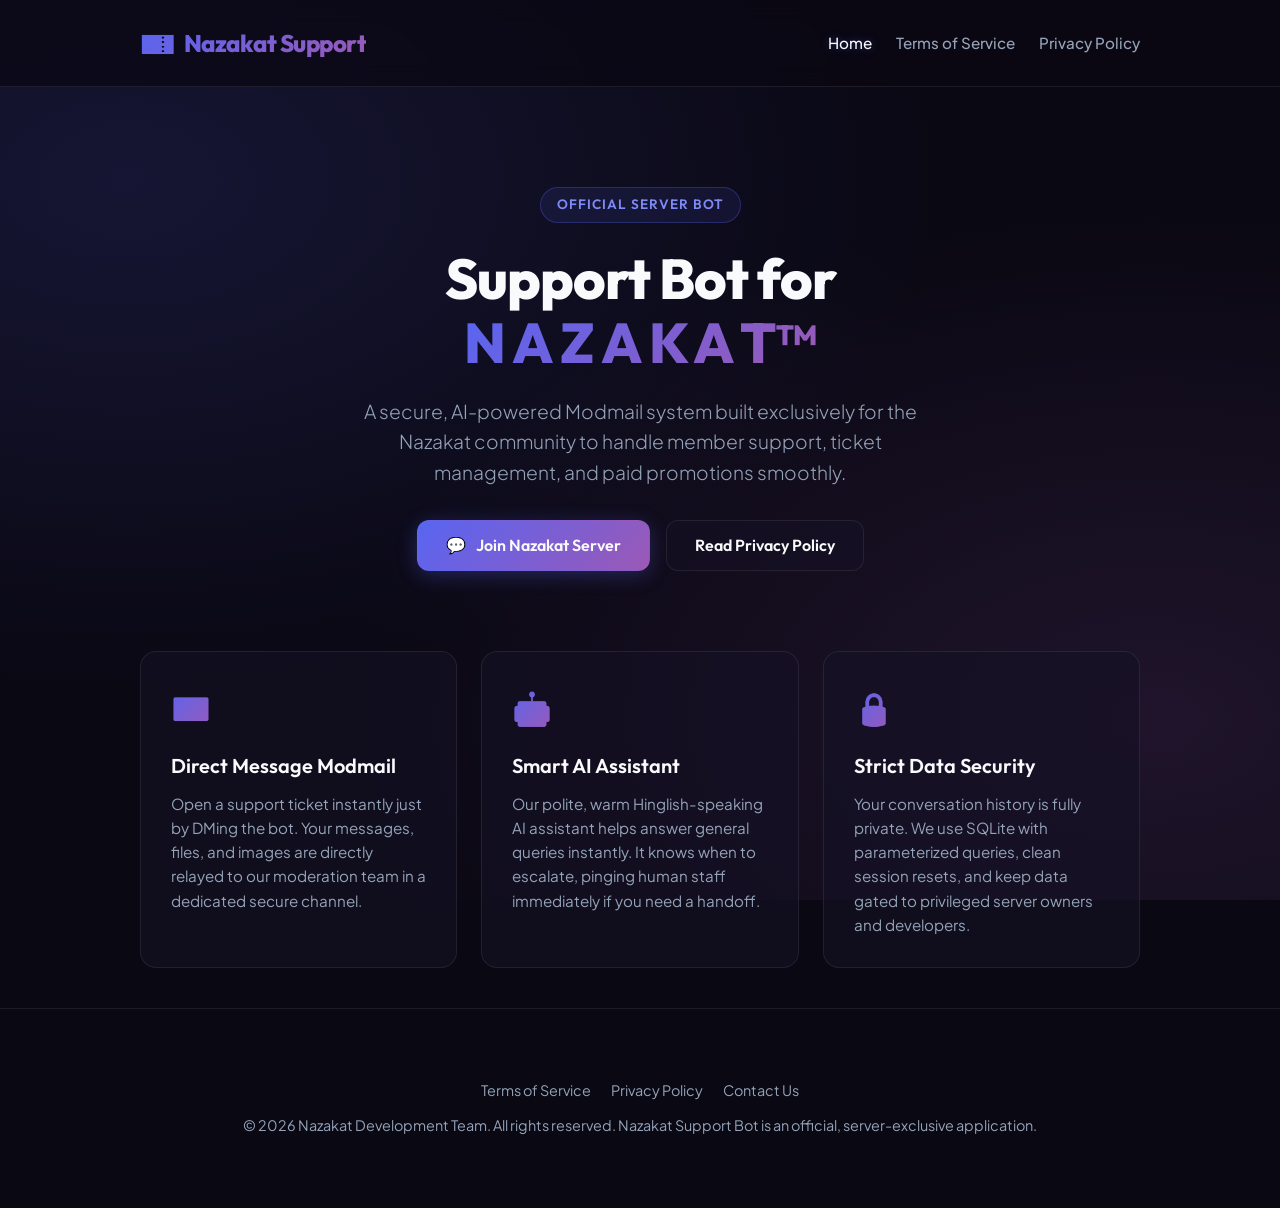
<file: index.html>
<!DOCTYPE html>
<html lang="en">
<head>
  <meta charset="UTF-8">
  <meta name="viewport" content="width=device-width, initial-scale=1.0">
  <title>Nazakat Support Bot — Secure Modmail & AI Support</title>
  <meta name="description" content="Official support bot for N A Z A K A T™ Discord server. Get help fast with secure modmail tickets and our smart assistant.">
  <link rel="stylesheet" href="style.css">
</head>
<body>

  <header>
    <div class="nav-container">
      <a href="index.html" class="logo" id="nav-logo">
        <span class="logo-icon">🎫</span> Nazakat Support
      </a>
      <nav>
        <ul class="nav-links">
          <li><a href="index.html" class="active" id="nav-link-home">Home</a></li>
          <li><a href="terms.html" id="nav-link-terms">Terms of Service</a></li>
          <li><a href="privacy.html" id="nav-link-privacy">Privacy Policy</a></li>
        </ul>
      </nav>
    </div>
  </header>

  <main class="container">
    <section class="hero">
      <span class="hero-tagline">Official Server Bot</span>
      <h1>Support Bot for <br><span>N A Z A K A T™</span></h1>
      <p>A secure, AI-powered Modmail system built exclusively for the Nazakat community to handle member support, ticket management, and paid promotions smoothly.</p>
      
      <div class="btn-group">
        <a href="https://discord.gg/nazakat" class="btn btn-primary" id="btn-join-server" target="_blank">
          <span>💬</span> Join Nazakat Server
        </a>
        <a href="privacy.html" class="btn btn-secondary" id="btn-view-privacy">
          Read Privacy Policy
        </a>
      </div>
    </section>

    <section class="features">
      <div class="feature-card">
        <span class="feature-icon">✉️</span>
        <h3>Direct Message Modmail</h3>
        <p>Open a support ticket instantly just by DMing the bot. Your messages, files, and images are directly relayed to our moderation team in a dedicated secure channel.</p>
      </div>

      <div class="feature-card">
        <span class="feature-icon">🤖</span>
        <h3>Smart AI Assistant</h3>
        <p>Our polite, warm Hinglish-speaking AI assistant helps answer general queries instantly. It knows when to escalate, pinging human staff immediately if you need a handoff.</p>
      </div>

      <div class="feature-card">
        <span class="feature-icon">🔒</span>
        <h3>Strict Data Security</h3>
        <p>Your conversation history is fully private. We use SQLite with parameterized queries, clean session resets, and keep data gated to privileged server owners and developers.</p>
      </div>
    </section>
  </main>

  <footer>
    <div class="container">
      <div class="footer-links">
        <a href="terms.html" id="footer-link-terms">Terms of Service</a>
        <a href="privacy.html" id="footer-link-privacy">Privacy Policy</a>
        <a href="https://discord.gg/nazakat" target="_blank" id="footer-link-discord">Contact Us</a>
      </div>
      <p>&copy; 2026 Nazakat Development Team. All rights reserved. Nazakat Support Bot is an official, server-exclusive application.</p>
    </div>
  </footer>

</body>
</html>
</file>
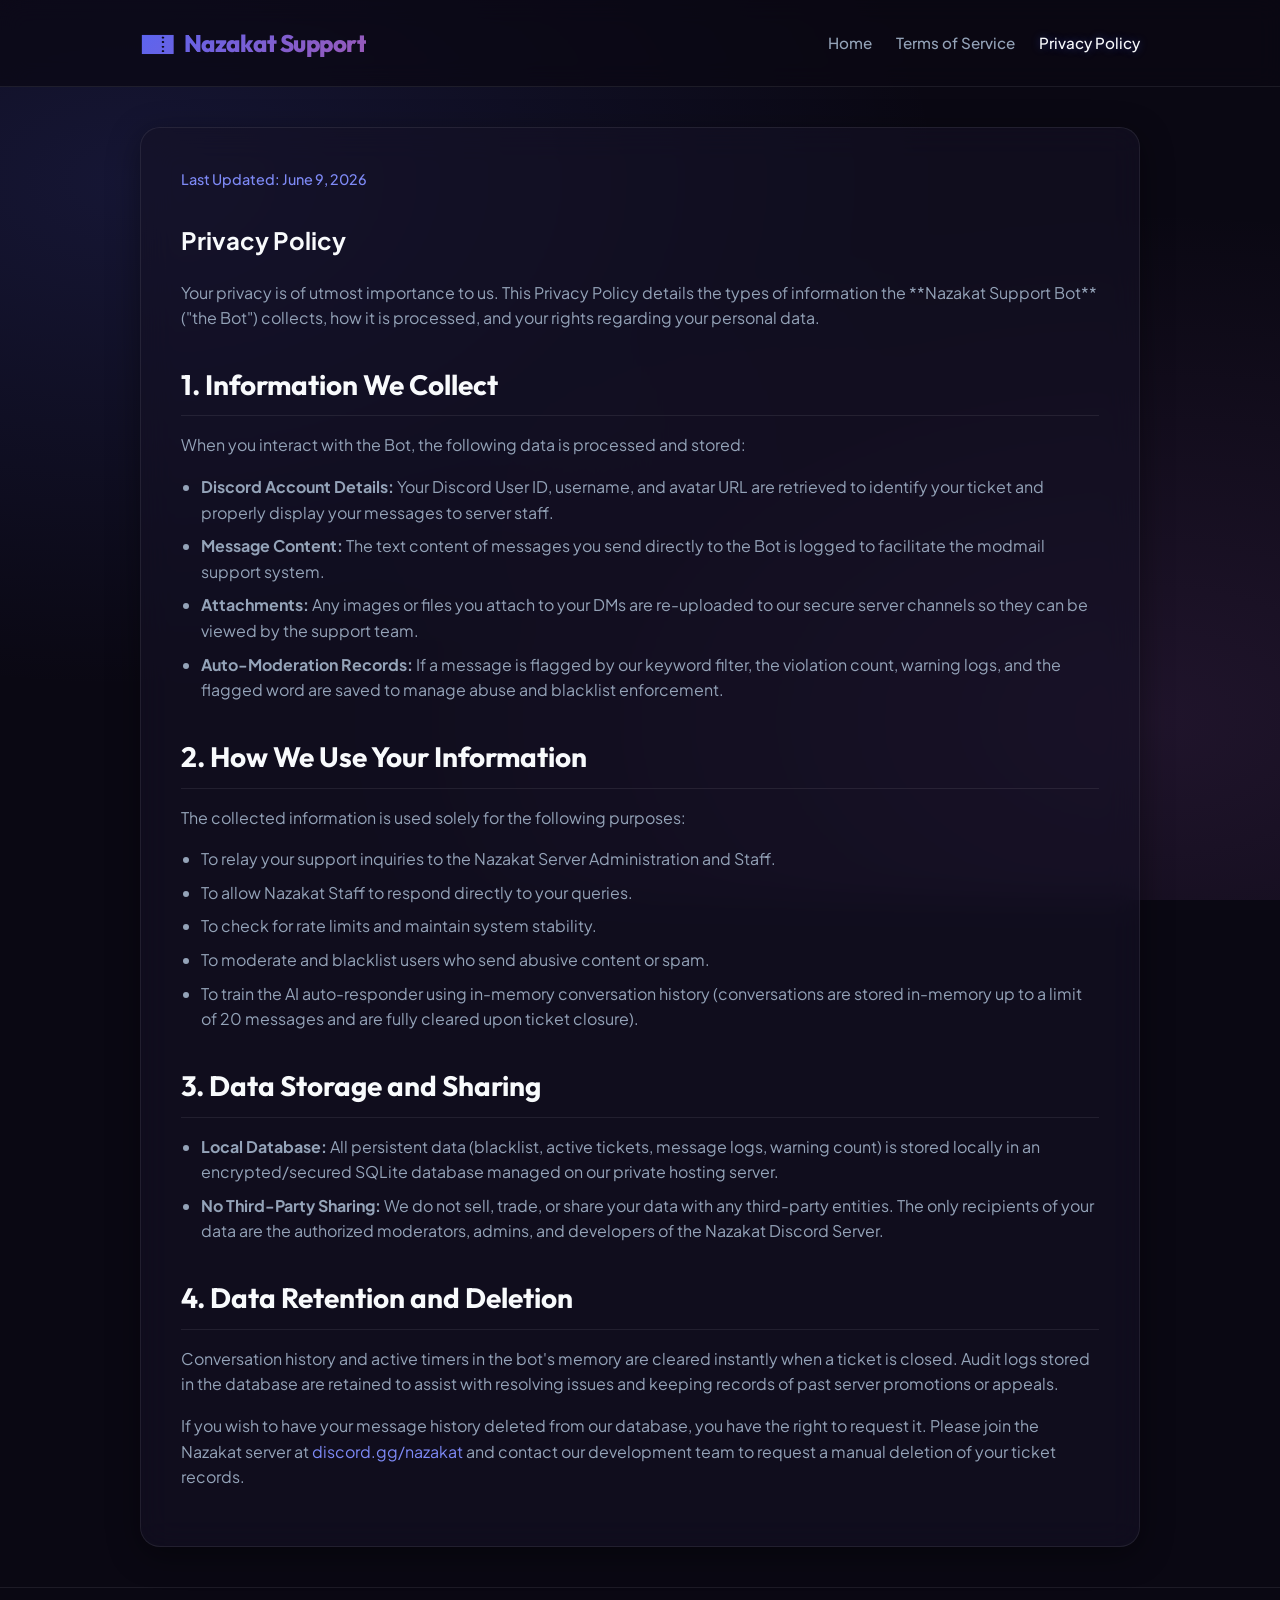
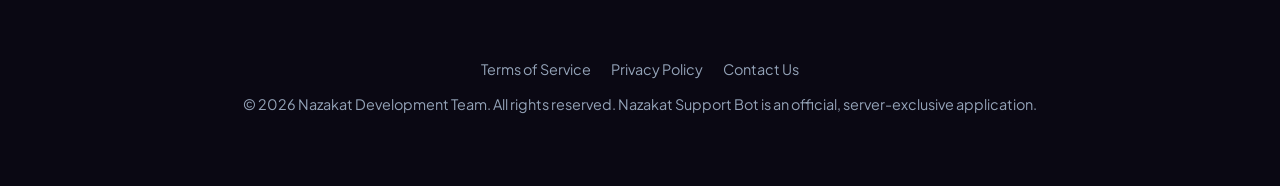
<file: privacy.html>
<!DOCTYPE html>
<html lang="en">
<head>
  <meta charset="UTF-8">
  <meta name="viewport" content="width=device-width, initial-scale=1.0">
  <title>Privacy Policy — Nazakat Support Bot</title>
  <meta name="description" content="Privacy Policy for the Nazakat Support Discord Bot. Read about how we collect, store, and protect your ticket and conversation data.">
  <link rel="stylesheet" href="style.css">
</head>
<body>

  <header>
    <div class="nav-container">
      <a href="index.html" class="logo" id="nav-logo">
        <span class="logo-icon">🎫</span> Nazakat Support
      </a>
      <nav>
        <ul class="nav-links">
          <li><a href="index.html" id="nav-link-home">Home</a></li>
          <li><a href="terms.html" id="nav-link-terms">Terms of Service</a></li>
          <li><a href="privacy.html" class="active" id="nav-link-privacy">Privacy Policy</a></li>
        </ul>
      </nav>
    </div>
  </header>

  <main class="container">
    <article class="card">
      <span class="last-updated">Last Updated: June 9, 2026</span>
      <h1>Privacy Policy</h1>
      
      <div class="policy-content">
        <p>Your privacy is of utmost importance to us. This Privacy Policy details the types of information the **Nazakat Support Bot** ("the Bot") collects, how it is processed, and your rights regarding your personal data.</p>

        <h2>1. Information We Collect</h2>
        <p>When you interact with the Bot, the following data is processed and stored:</p>
        <ul>
          <li><strong>Discord Account Details:</strong> Your Discord User ID, username, and avatar URL are retrieved to identify your ticket and properly display your messages to server staff.</li>
          <li><strong>Message Content:</strong> The text content of messages you send directly to the Bot is logged to facilitate the modmail support system.</li>
          <li><strong>Attachments:</strong> Any images or files you attach to your DMs are re-uploaded to our secure server channels so they can be viewed by the support team.</li>
          <li><strong>Auto-Moderation Records:</strong> If a message is flagged by our keyword filter, the violation count, warning logs, and the flagged word are saved to manage abuse and blacklist enforcement.</li>
        </ul>

        <h2>2. How We Use Your Information</h2>
        <p>The collected information is used solely for the following purposes:</p>
        <ul>
          <li>To relay your support inquiries to the Nazakat Server Administration and Staff.</li>
          <li>To allow Nazakat Staff to respond directly to your queries.</li>
          <li>To check for rate limits and maintain system stability.</li>
          <li>To moderate and blacklist users who send abusive content or spam.</li>
          <li>To train the AI auto-responder using in-memory conversation history (conversations are stored in-memory up to a limit of 20 messages and are fully cleared upon ticket closure).</li>
        </ul>

        <h2>3. Data Storage and Sharing</h2>
        <ul>
          <li><strong>Local Database:</strong> All persistent data (blacklist, active tickets, message logs, warning count) is stored locally in an encrypted/secured SQLite database managed on our private hosting server.</li>
          <li><strong>No Third-Party Sharing:</strong> We do not sell, trade, or share your data with any third-party entities. The only recipients of your data are the authorized moderators, admins, and developers of the Nazakat Discord Server.</li>
        </ul>

        <h2>4. Data Retention and Deletion</h2>
        <p>Conversation history and active timers in the bot's memory are cleared instantly when a ticket is closed. Audit logs stored in the database are retained to assist with resolving issues and keeping records of past server promotions or appeals.</p>
        <p>If you wish to have your message history deleted from our database, you have the right to request it. Please join the Nazakat server at <a href="https://discord.gg/nazakat" target="_blank" style="color: var(--accent-light);">discord.gg/nazakat</a> and contact our development team to request a manual deletion of your ticket records.</p>
      </div>
    </article>
  </main>

  <footer>
    <div class="container">
      <div class="footer-links">
        <a href="terms.html">Terms of Service</a>
        <a href="privacy.html">Privacy Policy</a>
        <a href="https://discord.gg/nazakat" target="_blank">Contact Us</a>
      </div>
      <p>&copy; 2026 Nazakat Development Team. All rights reserved. Nazakat Support Bot is an official, server-exclusive application.</p>
    </div>
  </footer>

</body>
</html>
</file>
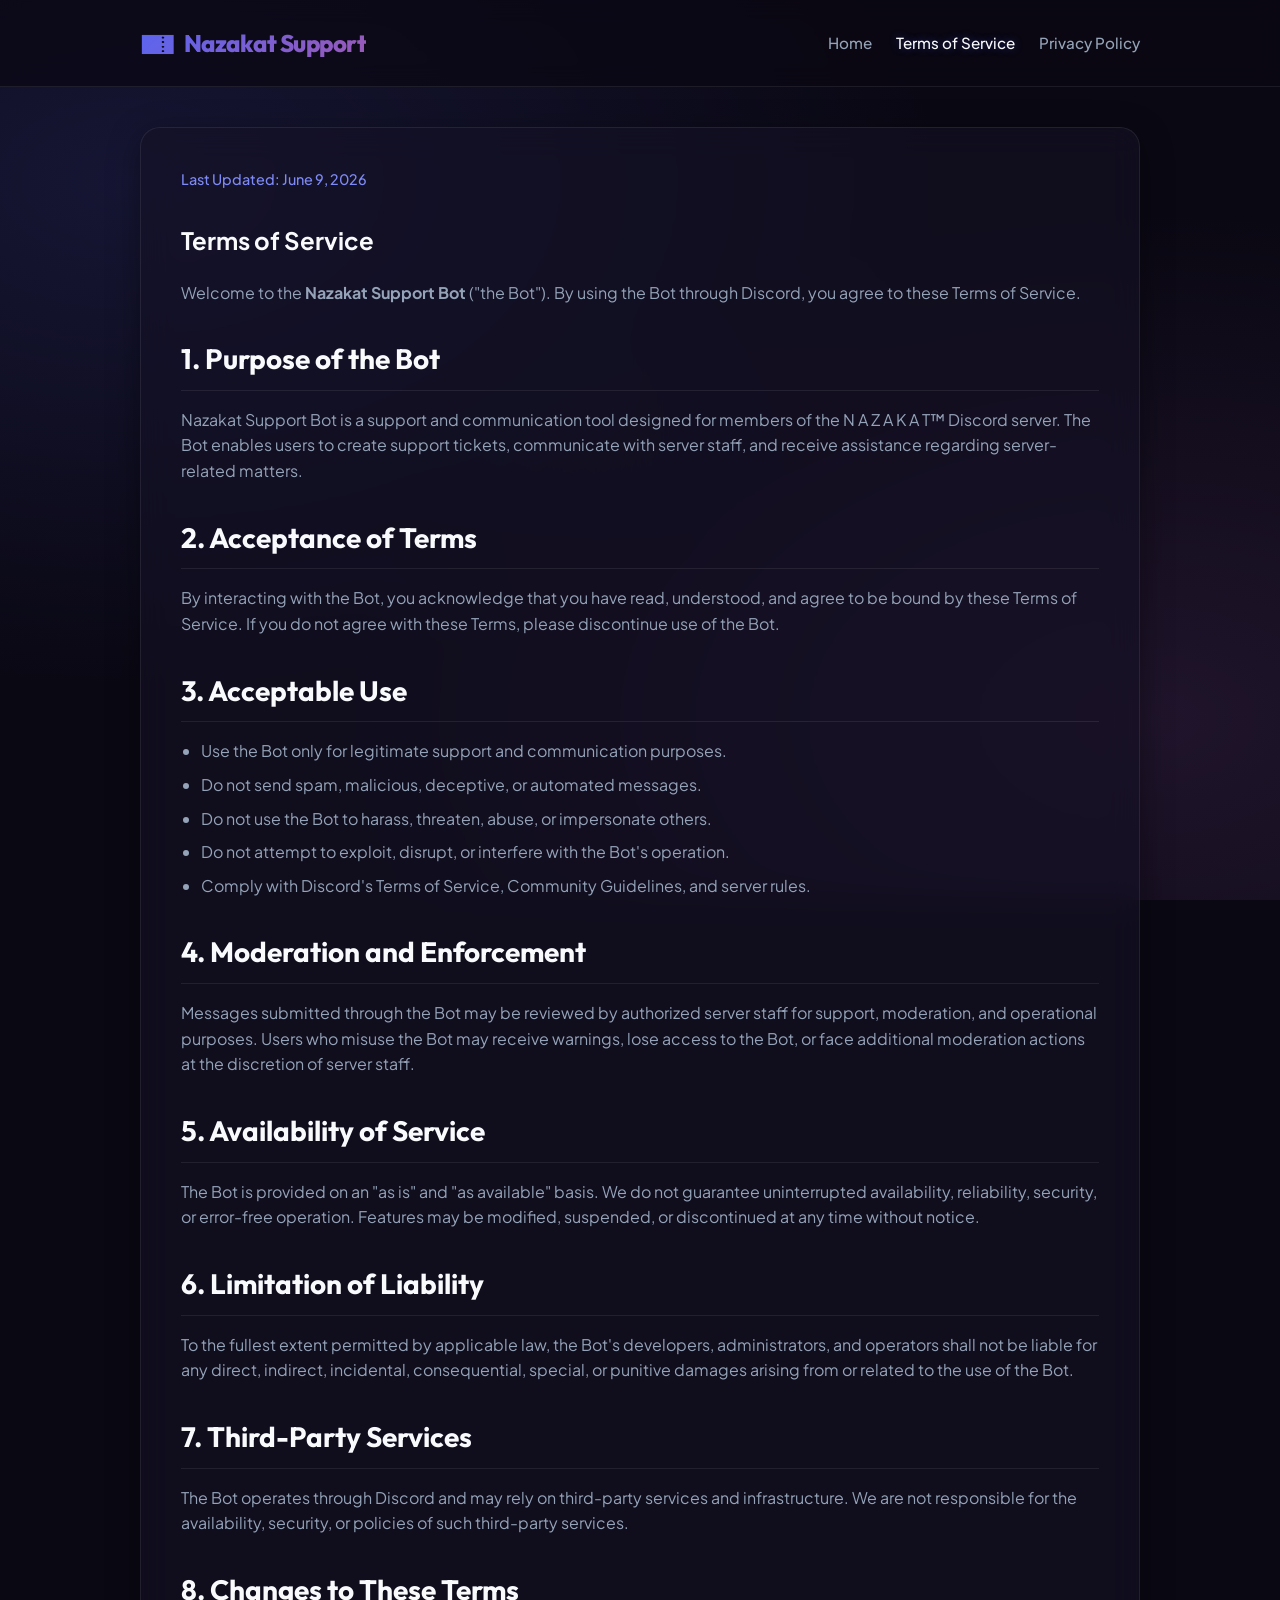
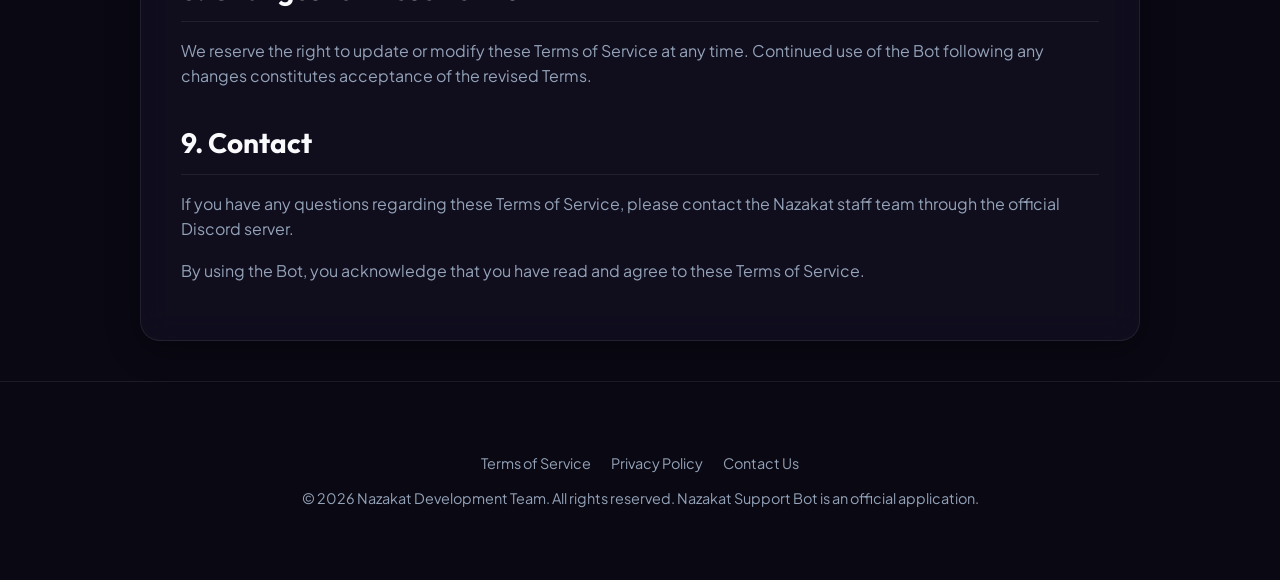
<file: terms.html>
<!DOCTYPE html>

<html lang="en">
<head>
  <meta charset="UTF-8">
  <meta name="viewport" content="width=device-width, initial-scale=1.0">
  <title>Terms of Service — Nazakat Support Bot</title>
  <meta name="description" content="Terms of Service for the Nazakat Support Bot. Learn about acceptable use, user responsibilities, and service limitations.">
  <link rel="stylesheet" href="style.css">
</head>
<body>

  <header>
    <div class="nav-container">
      <a href="index.html" class="logo" id="nav-logo">
        <span class="logo-icon">🎫</span> Nazakat Support
      </a>
      <nav>
        <ul class="nav-links">
          <li><a href="index.html" id="nav-link-home">Home</a></li>
          <li><a href="terms.html" class="active" id="nav-link-terms">Terms of Service</a></li>
          <li><a href="privacy.html" id="nav-link-privacy">Privacy Policy</a></li>
        </ul>
      </nav>
    </div>
  </header>

  <main class="container">
    <article class="card">
      <span class="last-updated">Last Updated: June 9, 2026</span>
      <h1>Terms of Service</h1>


  <div class="policy-content">

    <p>
      Welcome to the <strong>Nazakat Support Bot</strong> ("the Bot"). By using the Bot
      through Discord, you agree to these Terms of Service.
    </p>

    <h2>1. Purpose of the Bot</h2>
    <p>
      Nazakat Support Bot is a support and communication tool designed for members of the
      N A Z A K A T™ Discord server. The Bot enables users to create support tickets,
      communicate with server staff, and receive assistance regarding server-related matters.
    </p>

    <h2>2. Acceptance of Terms</h2>
    <p>
      By interacting with the Bot, you acknowledge that you have read, understood,
      and agree to be bound by these Terms of Service. If you do not agree with these Terms,
      please discontinue use of the Bot.
    </p>

    <h2>3. Acceptable Use</h2>
    <ul>
      <li>Use the Bot only for legitimate support and communication purposes.</li>
      <li>Do not send spam, malicious, deceptive, or automated messages.</li>
      <li>Do not use the Bot to harass, threaten, abuse, or impersonate others.</li>
      <li>Do not attempt to exploit, disrupt, or interfere with the Bot's operation.</li>
      <li>Comply with Discord's Terms of Service, Community Guidelines, and server rules.</li>
    </ul>

    <h2>4. Moderation and Enforcement</h2>
    <p>
      Messages submitted through the Bot may be reviewed by authorized server staff
      for support, moderation, and operational purposes. Users who misuse the Bot may
      receive warnings, lose access to the Bot, or face additional moderation actions
      at the discretion of server staff.
    </p>

    <h2>5. Availability of Service</h2>
    <p>
      The Bot is provided on an "as is" and "as available" basis. We do not guarantee
      uninterrupted availability, reliability, security, or error-free operation.
      Features may be modified, suspended, or discontinued at any time without notice.
    </p>

    <h2>6. Limitation of Liability</h2>
    <p>
      To the fullest extent permitted by applicable law, the Bot's developers,
      administrators, and operators shall not be liable for any direct, indirect,
      incidental, consequential, special, or punitive damages arising from or related
      to the use of the Bot.
    </p>

    <h2>7. Third-Party Services</h2>
    <p>
      The Bot operates through Discord and may rely on third-party services and
      infrastructure. We are not responsible for the availability, security,
      or policies of such third-party services.
    </p>

    <h2>8. Changes to These Terms</h2>
    <p>
      We reserve the right to update or modify these Terms of Service at any time.
      Continued use of the Bot following any changes constitutes acceptance of the
      revised Terms.
    </p>

    <h2>9. Contact</h2>
    <p>
      If you have any questions regarding these Terms of Service, please contact
      the Nazakat staff team through the official Discord server.
    </p>

    <p>
      By using the Bot, you acknowledge that you have read and agree to these
      Terms of Service.
    </p>

  </div>
</article>


  </main>

  <footer>
    <div class="container">
      <div class="footer-links">
        <a href="terms.html">Terms of Service</a>
        <a href="privacy.html">Privacy Policy</a>
        <a href="https://discord.gg/nazakat" target="_blank">Contact Us</a>
      </div>
      <p>&copy; 2026 Nazakat Development Team. All rights reserved. Nazakat Support Bot is an official application.</p>
    </div>
  </footer>

</body>
</html>
</file>
<file: style.css>
@import url('https://fonts.googleapis.com/css2?family=Outfit:wght@300;400;500;600;700;800&family=Plus+Jakarta+Sans:wght@300;400;500;600;700&display=swap');

:root {
  --bg-main: #0a0813;
  --bg-surface: rgba(20, 18, 38, 0.6);
  --bg-surface-hover: rgba(30, 28, 54, 0.8);
  --accent: #5865F2;
  --accent-light: #7e8af6;
  --accent-gradient: linear-gradient(135deg, #5865F2 0%, #9B59B6 100%);
  --text-primary: #f8fafc;
  --text-secondary: #94a3b8;
  --border: rgba(255, 255, 255, 0.08);
  --border-active: rgba(88, 101, 242, 0.3);
  --shadow: 0 8px 32px 0 rgba(0, 0, 0, 0.4);
  --font-title: 'Outfit', sans-serif;
  --font-body: 'Plus Jakarta Sans', sans-serif;
}

* {
  box-sizing: border-box;
  margin: 0;
  padding: 0;
}

body {
  background-color: var(--bg-main);
  background-image: 
    radial-gradient(at 10% 20%, rgba(88, 101, 242, 0.15) 0px, transparent 50%),
    radial-gradient(at 90% 80%, rgba(155, 89, 182, 0.15) 0px, transparent 50%);
  background-attachment: fixed;
  color: var(--text-primary);
  font-family: var(--font-body);
  line-height: 1.6;
  min-height: 100vh;
  display: flex;
  flex-direction: column;
}

a {
  color: var(--text-primary);
  text-decoration: none;
  transition: all 0.3s cubic-bezier(0.4, 0, 0.2, 1);
}

/* ── Container ────────────────────────────────────────────────────────────── */
.container {
  max-width: 1000px;
  width: 90%;
  margin: 0 auto;
  padding: 40px 0;
}

/* ── Navbar ───────────────────────────────────────────────────────────────── */
header {
  border-bottom: 1px solid var(--border);
  backdrop-filter: blur(12px);
  -webkit-backdrop-filter: blur(12px);
  position: sticky;
  top: 0;
  z-index: 100;
  background: rgba(10, 8, 19, 0.7);
}

.nav-container {
  display: flex;
  justify-content: space-between;
  align-items: center;
  max-width: 1000px;
  width: 90%;
  margin: 0 auto;
  padding: 20px 0;
}

.logo {
  font-family: var(--font-title);
  font-weight: 800;
  font-size: 1.5rem;
  letter-spacing: -0.5px;
  background: var(--accent-gradient);
  -webkit-background-clip: text;
  -webkit-text-fill-color: transparent;
  display: flex;
  align-items: center;
  gap: 8px;
}

.logo-icon {
  font-size: 1.8rem;
}

.nav-links {
  display: flex;
  gap: 24px;
  list-style: none;
}

.nav-links a {
  font-weight: 500;
  color: var(--text-secondary);
  font-size: 0.95rem;
}

.nav-links a:hover,
.nav-links a.active {
  color: var(--text-primary);
  text-shadow: 0 0 8px rgba(88, 101, 242, 0.4);
}

/* ── Hero / Landing content ────────────────────────────────────────────── */
.hero {
  text-align: center;
  padding: 60px 0 40px;
}

.hero-tagline {
  background: rgba(88, 101, 242, 0.1);
  border: 1px solid var(--border-active);
  color: var(--accent-light);
  padding: 6px 16px;
  border-radius: 9999px;
  font-size: 0.85rem;
  font-weight: 600;
  display: inline-block;
  margin-bottom: 24px;
  font-family: var(--font-title);
  text-transform: uppercase;
  letter-spacing: 1px;
}

.hero h1 {
  font-family: var(--font-title);
  font-size: 3.5rem;
  font-weight: 800;
  line-height: 1.15;
  letter-spacing: -1px;
  margin-bottom: 20px;
}

.hero h1 span {
  background: var(--accent-gradient);
  -webkit-background-clip: text;
  -webkit-text-fill-color: transparent;
}

.hero p {
  color: var(--text-secondary);
  font-size: 1.2rem;
  max-width: 600px;
  margin: 0 auto 32px;
  font-weight: 300;
}

/* ── Buttons ─────────────────────────────────────────────────────────────── */
.btn-group {
  display: flex;
  justify-content: center;
  gap: 16px;
  flex-wrap: wrap;
}

.btn {
  padding: 12px 28px;
  border-radius: 12px;
  font-weight: 600;
  font-family: var(--font-title);
  font-size: 1rem;
  display: inline-flex;
  align-items: center;
  gap: 10px;
  cursor: pointer;
  border: 1px solid transparent;
}

.btn-primary {
  background: var(--accent-gradient);
  color: var(--text-primary);
  box-shadow: 0 4px 20px rgba(88, 101, 242, 0.3);
}

.btn-primary:hover {
  transform: translateY(-2px);
  box-shadow: 0 8px 25px rgba(88, 101, 242, 0.45);
}

.btn-secondary {
  background: var(--bg-surface);
  border-color: var(--border);
  color: var(--text-primary);
}

.btn-secondary:hover {
  background: var(--bg-surface-hover);
  border-color: var(--border-active);
  transform: translateY(-2px);
}

/* ── Content Card (Glassmorphism) ─────────────────────────────────────────── */
.card {
  background: var(--bg-surface);
  border: 1px solid var(--border);
  border-radius: 20px;
  padding: 40px;
  box-shadow: var(--shadow);
  backdrop-filter: blur(16px);
  -webkit-backdrop-filter: blur(16px);
  transition: border-color 0.3s;
}

.card:hover {
  border-color: var(--border-active);
}

/* ── Features Grid ────────────────────────────────────────────────────────── */
.features {
  display: grid;
  grid-template-columns: repeat(auto-fit, minmax(280px, 1fr));
  gap: 24px;
  margin-top: 40px;
}

.feature-card {
  background: var(--bg-surface);
  border: 1px solid var(--border);
  border-radius: 16px;
  padding: 30px;
  transition: all 0.3s cubic-bezier(0.4, 0, 0.2, 1);
}

.feature-card:hover {
  transform: translateY(-4px);
  border-color: var(--border-active);
  background: var(--bg-surface-hover);
}

.feature-icon {
  font-size: 2rem;
  margin-bottom: 16px;
  display: inline-block;
  background: var(--accent-gradient);
  -webkit-background-clip: text;
  -webkit-text-fill-color: transparent;
}

.feature-card h3 {
  font-family: var(--font-title);
  font-size: 1.25rem;
  font-weight: 600;
  margin-bottom: 10px;
}

.feature-card p {
  color: var(--text-secondary);
  font-size: 0.95rem;
}

/* ── Policy Pages Content ─────────────────────────────────────────────────── */
.policy-content {
  margin-top: 20px;
}

.policy-content h2 {
  font-family: var(--font-title);
  font-size: 1.75rem;
  font-weight: 700;
  margin-top: 32px;
  margin-bottom: 16px;
  color: var(--text-primary);
  border-bottom: 1px solid var(--border);
  padding-bottom: 8px;
}

.policy-content p {
  color: var(--text-secondary);
  margin-bottom: 16px;
  font-size: 1rem;
}

.policy-content ul, .policy-content ol {
  color: var(--text-secondary);
  margin-bottom: 24px;
  padding-left: 20px;
}

.policy-content li {
  margin-bottom: 8px;
}

.last-updated {
  color: var(--accent-light);
  font-weight: 500;
  font-size: 0.9rem;
  margin-bottom: 30px;
  display: block;
}

.pricing-table-container {
  overflow-x: auto;
  margin: 24px 0;
  border-radius: 12px;
  border: 1px solid var(--border);
}

table {
  width: 100%;
  border-collapse: collapse;
  text-align: left;
}

th, td {
  padding: 14px 18px;
  border-bottom: 1px solid var(--border);
}

th {
  background: rgba(88, 101, 242, 0.1);
  color: var(--text-primary);
  font-family: var(--font-title);
  font-weight: 600;
}

td {
  color: var(--text-secondary);
}

tr:last-child td {
  border-bottom: none;
}

/* ── Footer ───────────────────────────────────────────────────────────────── */
footer {
  margin-top: auto;
  border-top: 1px solid var(--border);
  padding: 30px 0;
  text-align: center;
  color: var(--text-secondary);
  font-size: 0.9rem;
}

.footer-links {
  display: flex;
  justify-content: center;
  gap: 20px;
  margin-bottom: 12px;
}

.footer-links a {
  color: var(--text-secondary);
}

.footer-links a:hover {
  color: var(--text-primary);
}

/* ── Responsive design ────────────────────────────────────────────────────── */
@media (max-width: 768px) {
  .hero h1 {
    font-size: 2.5rem;
  }
  
  .card {
    padding: 24px;
  }
  
  .nav-container {
    flex-direction: column;
    gap: 16px;
  }
}
</file>
